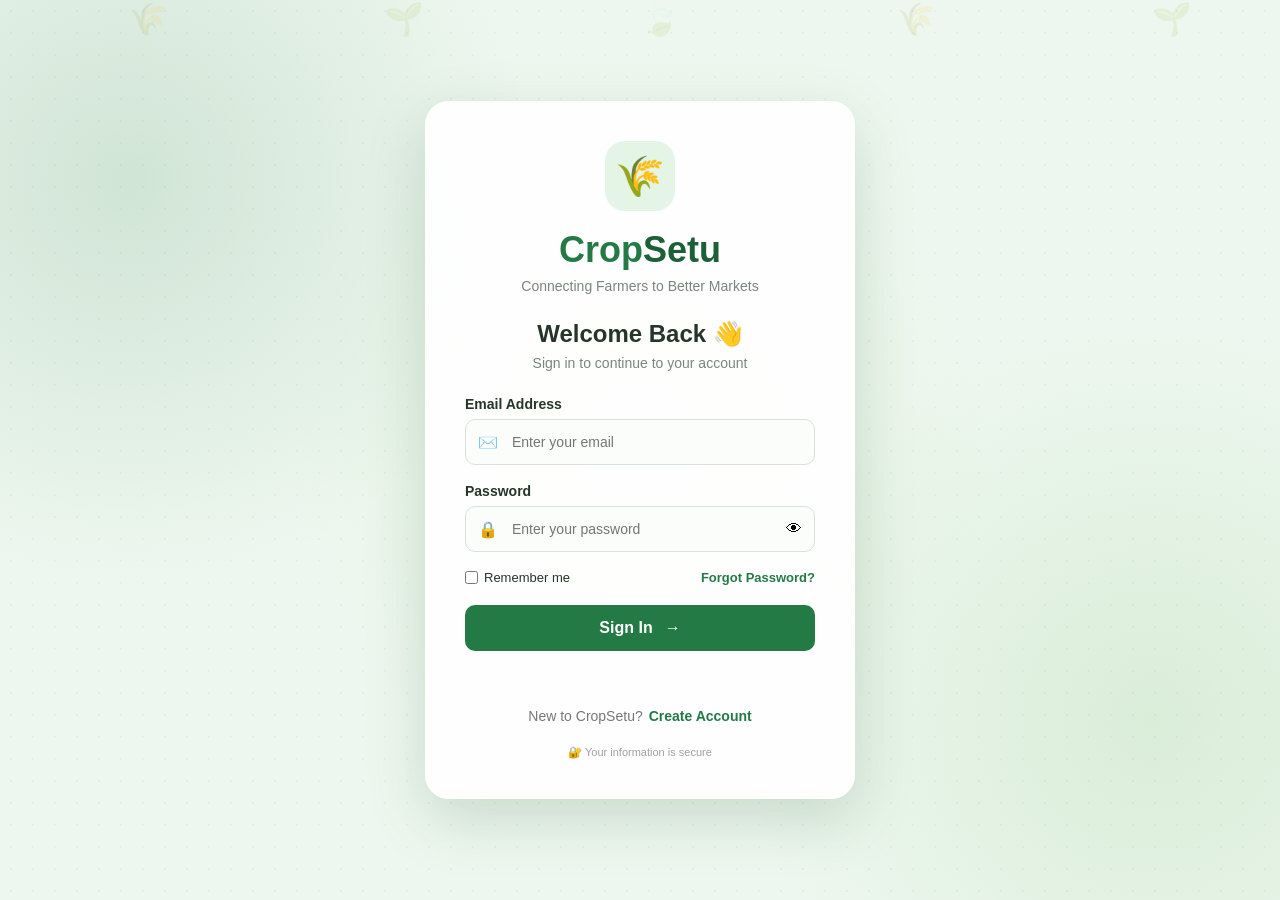
<file: login.html>
<!DOCTYPE html>
<html lang="en">
<head>
    <link rel="icon" type="image/jpeg" href="images/logo.jpeg">
    <meta charset="UTF-8">
    <meta name="viewport" content="width=device-width, initial-scale=1.0">

    <title>CropSetu | Login</title>

    <link rel="stylesheet" href="login.css">
</head>

<body>

<div class="page">

    <!-- Animated background -->
    <div class="floating-icons">
        <span>🌾</span>
        <span>🌱</span>
        <span>🍃</span>
        <span>🌾</span>
        <span>🌱</span>
    </div>


    <!-- ==========================================
         SCREEN 1 — LOGIN
         ========================================== -->

    <div id="loginScreen" class="auth-screen">

        <div class="login-card">

            <div class="logo">
                🌾
            </div>

            <h1>Crop<span>Setu</span></h1>

            <p class="tagline">
                Connecting Farmers to Better Markets
            </p>

            <div class="welcome">
                <h2>Welcome Back 👋</h2>
                <p>
                    Sign in to continue to your account
                </p>
            </div>

            <form id="loginForm">

                <div class="input-group">

                    <label for="loginEmail">
                        Email Address
                    </label>

                    <div class="input-box">
                        <span>✉️</span>
                        <input
                            type="email"
                            id="loginEmail"
                            placeholder="Enter your email"
                            autocomplete="email"
                            required
                        >
                    </div>

                </div>

                <div class="input-group">

                    <label for="loginPassword">
                        Password
                    </label>

                    <div class="input-box">
                        <span>🔒</span>
                        <input
                            type="password"
                            id="loginPassword"
                            placeholder="Enter your password"
                            autocomplete="current-password"
                            required
                        >
                        <button type="button" id="togglePassword">
                            👁
                        </button>
                    </div>

                </div>

                <div class="login-options">

                    <label class="remember">
                        <input type="checkbox" id="rememberMe">
                        Remember me
                    </label>

                    <button type="button" id="forgotPassword" class="link-button">
                        Forgot Password?
                    </button>

                </div>

                <button type="submit" class="login-button">
                    Sign In
                    <span>→</span>
                </button>

                <p id="loginError" class="auth-error"></p>

            </form>

            <div class="create-account">
                <span>New to CropSetu?</span>
                <button type="button" id="showSignup" class="link-button">
                    Create Account
                </button>
            </div>

            <div class="secure">
                🔐 Your information is secure
            </div>

        </div>

    </div>


    <!-- ==========================================
         SCREEN 2 — CREATE ACCOUNT
         ========================================== -->

    <div id="signupScreen" class="auth-screen hidden">

        <div class="login-card">

            <div class="logo">
                🌱
            </div>

            <h1>Crop<span>Setu</span></h1>

            <p class="login-eyebrow">GET STARTED ✨</p>

            <div class="welcome">
                <h2>Create your account</h2>
                <p>
                    Join CropSetu and connect with better markets
                </p>
            </div>

            <form id="signupForm">

                <div class="input-group">

                    <label for="signupName">
                        Full Name
                    </label>

                    <div class="input-box">
                        <span>👤</span>
                        <input
                            type="text"
                            id="signupName"
                            placeholder="Enter your full name"
                            autocomplete="name"
                            required
                        >
                    </div>

                </div>

                <div class="input-group">

                    <label for="signupEmail">
                        Email Address
                    </label>

                    <div class="input-box">
                        <span>✉️</span>
                        <input
                            type="email"
                            id="signupEmail"
                            placeholder="Enter your email"
                            autocomplete="email"
                            required
                        >
                    </div>

                </div>

                <div class="input-group">

                    <label for="signupPassword">
                        Password
                    </label>

                    <div class="input-box">
                        <span>🔒</span>
                        <input
                            type="password"
                            id="signupPassword"
                            placeholder="Minimum 8 characters"
                            autocomplete="new-password"
                            required
                        >
                    </div>

                </div>

                <div class="input-group">

                    <label for="signupConfirmPassword">
                        Confirm Password
                    </label>

                    <div class="input-box">
                        <span>🔐</span>
                        <input
                            type="password"
                            id="signupConfirmPassword"
                            placeholder="Re-enter your password"
                            autocomplete="new-password"
                            required
                        >
                    </div>

                </div>

                <button type="submit" class="login-button">
                    Create Account
                    <span>→</span>
                </button>

                <p id="signupError" class="auth-error"></p>

            </form>

            <div class="create-account">
                <span>Already have an account?</span>
                <button type="button" id="backToLogin" class="link-button">
                    Sign in
                </button>
            </div>

            <div class="secure">
                🔐 Your information is secure
            </div>

        </div>

    </div>


    <!-- ==========================================
         SCREEN 3 — FORGOT PASSWORD
         ========================================== -->

    <div id="forgotScreen" class="auth-screen hidden">

        <div class="login-card">

            <div class="logo">
                🔐
            </div>

            <h1>Crop<span>Setu</span></h1>

            <p class="login-eyebrow">ACCOUNT RECOVERY 🔑</p>

            <div class="welcome">
                <h2>Reset your password</h2>
                <p>
                    Enter your registered email to create a new password
                </p>
            </div>

            <form id="forgotForm">

                <div class="input-group">

                    <label for="forgotEmail">
                        Email Address
                    </label>

                    <div class="input-box">
                        <span>✉️</span>
                        <input
                            type="email"
                            id="forgotEmail"
                            placeholder="Enter your registered email"
                            autocomplete="email"
                            required
                        >
                    </div>

                </div>

                <div class="input-group">

                    <label for="newPassword">
                        New Password
                    </label>

                    <div class="input-box">
                        <span>🔒</span>
                        <input
                            type="password"
                            id="newPassword"
                            placeholder="Minimum 8 characters"
                            autocomplete="new-password"
                            required
                        >
                    </div>

                </div>

                <div class="input-group">

                    <label for="confirmNewPassword">
                        Confirm Password
                    </label>

                    <div class="input-box">
                        <span>🔐</span>
                        <input
                            type="password"
                            id="confirmNewPassword"
                            placeholder="Re-enter your password"
                            autocomplete="new-password"
                            required
                        >
                    </div>

                </div>

                <button type="submit" class="login-button">
                    Reset Password
                    <span>→</span>
                </button>

                <p id="forgotError" class="auth-error"></p>

            </form>

            <div class="create-account">
                <span>Remember your password?</span>
                <button type="button" id="backFromForgot" class="link-button">
                    Sign in
                </button>
            </div>

            <div class="secure">
                🔐 Your information is secure
            </div>

        </div>

    </div>

</div>

<!-- Script sabse aakhir mein — tab tak saara HTML ban chuka hota hai -->
<script src="login.js"></script>

</body>
</html>
</file>
<file: login.css>
/* =========================================================
   CropSetu — Login / Signup / Forgot Password
   Ye file SIRF login.html ke liye hai.
   style.css se alag rakhi hai kyunki isme *, body, h1 jaise
   selectors hain jo dashboard ka look tod dete.
   ========================================================= */

* {
    margin: 0;
    padding: 0;
    box-sizing: border-box;
}


/* =========================================================
   BACKGROUND — yahan naye elements add karo
   ---------------------------------------------------------
   Rang badalne ke liye niche ki 4 value badal do,
   poore page mein khud apply ho jaayegi.
   ========================================================= */

:root {
    --bg-base:    #eef7ef;   /* sabse peeche ka rang       */
    --bg-glow-1:  rgba(36, 122, 69, 0.15);    /* upar-bayan  */
    --bg-glow-2:  rgba(100, 180, 90, 0.15);   /* niche-dayan */
    --bg-glow-3:  rgba(160, 210, 120, 0.12);  /* beech       */
    --bg-dot:     rgba(36, 122, 69, 0.055);   /* halka texture */

    --brand:       #247a45;
    --brand-dark:  #1b6036;
    --text:        #26352a;
    --text-soft:   #7a857d;
    --danger:      #d33b3b;
}

body {
    font-family: Arial, sans-serif;
    background: var(--bg-base);
    color: var(--text);
}

.page {
    min-height: 100vh;

    display: flex;
    justify-content: center;
    align-items: center;

    position: relative;
    overflow: hidden;

    padding: 20px;

    /*
       Layer ka order: sabse upar likha hua sabse aage dikhta hai.
       Naya gradient ya texture add karna ho to isi list mein
       comma ke saath ek line jod do.
    */
    background:
        radial-gradient(
            circle at 10% 20%,
            var(--bg-glow-1),
            transparent 30%
        ),
        radial-gradient(
            circle at 90% 80%,
            var(--bg-glow-2),
            transparent 30%
        ),
        radial-gradient(
            circle at 50% 50%,
            var(--bg-glow-3),
            transparent 45%
        ),
        /* halka dotted texture — plain flat nahi lagta */
        radial-gradient(
            var(--bg-dot) 1px,
            transparent 1px
        );

    background-size:
        auto,
        auto,
        auto,
        22px 22px;
}

/*
   BAAD MEIN PHOTO LAGANI HO TO — ye block uncomment kar dena.
   .page ke background ke UPAR ek halki layer aa jaayegi,
   aur card phir bhi saaf padhega.

.page::before {
    content: "";
    position: absolute;
    inset: 0;
    background: url("image/farm-bg.jpg") center / cover no-repeat;
    opacity: 0.18;
    z-index: 0;
}
*/


/* ================= Floating background icons ================= */

.floating-icons {
    position: absolute;
    inset: 0;
    z-index: 1;
    pointer-events: none;
}

.floating-icons span {
    position: absolute;
    font-size: 32px;
    opacity: 0.12;
    animation: float 12s linear infinite;
}

.floating-icons span:nth-child(1) {
    left: 10%;
    animation-delay: 0s;
}

.floating-icons span:nth-child(2) {
    left: 30%;
    animation-delay: 3s;
}

.floating-icons span:nth-child(3) {
    left: 50%;
    animation-delay: 6s;
}

.floating-icons span:nth-child(4) {
    left: 70%;
    animation-delay: 1s;
}

.floating-icons span:nth-child(5) {
    left: 90%;
    animation-delay: 4s;
}

@keyframes float {
    0% {
        transform: translateY(110vh) rotate(0deg);
    }
    100% {
        transform: translateY(-20vh) rotate(360deg);
    }
}


/* =========================================================
   SCREENS — login / signup / forgot
   Teeno ek hi jagah par bethe hain, ek waqt par ek dikhta hai.
   Background transparent hai, isliye gradient aur floating
   icons teeno screen par same dikhte hain.
   ========================================================= */

.auth-screen {
    position: absolute;
    inset: 0;

    display: flex;
    align-items: center;
    justify-content: center;

    padding: 20px;
    z-index: 2;

    overflow-y: auto;
}

.auth-screen.hidden {
    display: none;
}


/* ================= Card ================= */

.login-card {
    width: 100%;
    max-width: 430px;

    background: rgba(255, 255, 255, 0.94);
    padding: 40px;
    border-radius: 24px;
    text-align: center;

    box-shadow:
        0 20px 60px rgba(30, 90, 45, 0.18);

    position: relative;
    z-index: 2;

    animation: appear 0.7s ease;
}

@keyframes appear {
    from {
        opacity: 0;
        transform: translateY(30px) scale(0.96);
    }
    to {
        opacity: 1;
        transform: translateY(0) scale(1);
    }
}


/* ================= Logo ================= */

.logo {
    width: 70px;
    height: 70px;
    margin: auto;

    display: flex;
    justify-content: center;
    align-items: center;

    font-size: 40px;
    background: #e4f4e5;
    border-radius: 20px;

    animation: logoFloat 3s ease-in-out infinite;
}

@keyframes logoFloat {
    0%, 100% {
        transform: translateY(0);
    }
    50% {
        transform: translateY(-7px);
    }
}


/* ================= Brand ================= */

h1 {
    margin-top: 18px;
    font-size: 36px;
    color: var(--brand);
}

h1 span {
    color: var(--brand-dark);
}

.tagline {
    margin-top: 7px;
    color: var(--text-soft);
    font-size: 14px;
}

/* Chhota accent heading — GET STARTED / ACCOUNT RECOVERY */
.login-eyebrow {
    margin-top: 10px;

    color: var(--brand);
    font-size: 12px;
    font-weight: bold;
    letter-spacing: 1.5px;
}


/* ================= Welcome ================= */

.welcome {
    margin-top: 26px;
    margin-bottom: 25px;
}

.welcome h2 {
    font-size: 24px;
}

.welcome p {
    margin-top: 7px;
    color: var(--text-soft);
    font-size: 14px;
}


/* ================= Inputs ================= */

.input-group {
    text-align: left;
    margin-bottom: 18px;
}

.input-group label {
    display: block;
    font-size: 14px;
    font-weight: bold;
    margin-bottom: 7px;
}

.input-box {
    display: flex;
    align-items: center;
    gap: 10px;

    padding: 0 12px;

    border: 1px solid #d8e2da;
    border-radius: 10px;
    background: #fbfdfb;

    transition: 0.25s;
}

.input-box:focus-within {
    border-color: var(--brand);
    box-shadow:
        0 0 0 3px rgba(36, 122, 69, 0.10);
}

.input-box input {
    width: 100%;
    padding: 14px 4px;

    border: none;
    outline: none;
    background: transparent;

    font-size: 14px;
    color: var(--text);
}

.input-box button {
    border: none;
    background: transparent;
    cursor: pointer;
    font-size: 16px;
    line-height: 1;
}


/* ================= Options row ================= */

.login-options {
    display: flex;
    justify-content: space-between;
    align-items: center;

    margin: 5px 0 20px;
    font-size: 13px;
}

.remember {
    display: flex;
    gap: 6px;
    align-items: center;
    cursor: pointer;
}


/*
   Link jaisa dikhne wala button.
   <a href="#"> ki jagah <button> use kiya hai — click karne par
   page upar jump nahi karta aur keyboard se bhi chalta hai.
*/
.link-button {
    border: none;
    background: none;
    padding: 0;

    color: var(--brand);
    font-family: inherit;
    font-size: inherit;
    font-weight: bold;

    cursor: pointer;
}

.link-button:hover {
    color: var(--brand-dark);
    text-decoration: underline;
}


/* ================= Submit button ================= */

.login-button {
    width: 100%;
    padding: 14px;

    border: none;
    border-radius: 10px;

    background: var(--brand);
    color: white;

    font-size: 16px;
    font-weight: bold;
    cursor: pointer;

    display: flex;
    justify-content: center;
    align-items: center;
    gap: 12px;

    transition: 0.25s;
}

.login-button:hover {
    background: var(--brand-dark);
    transform: translateY(-2px);

    box-shadow:
        0 8px 20px rgba(36, 122, 69, 0.25);
}

/* Jab kaam chal raha ho — dobara click na ho */
.login-button:disabled {
    opacity: 0.65;
    cursor: not-allowed;
    transform: none;
    box-shadow: none;
}


/* ================= Bottom links ================= */

.create-account {
    margin-top: 25px;
    font-size: 14px;
    color: #777;

    display: flex;
    justify-content: center;
    align-items: center;
    gap: 6px;
    flex-wrap: wrap;
}

.secure {
    margin-top: 22px;
    font-size: 11px;
    color: #9aa39c;
}


/* ================= Message / error ================= */

.auth-error {
    min-height: 20px;
    margin-top: 12px;

    color: var(--danger);
    font-size: 13px;
    text-align: center;
}

/* JS success par ye class lagati hai */
.auth-error.success {
    color: var(--brand);
}


/* ================= Mobile ================= */

@media (max-width: 500px) {

    .auth-screen {
        padding: 14px;
    }

    .login-card {
        padding: 30px 24px;
    }

    h1 {
        font-size: 32px;
    }

    .login-options {
        font-size: 12px;
    }
}
</file>
